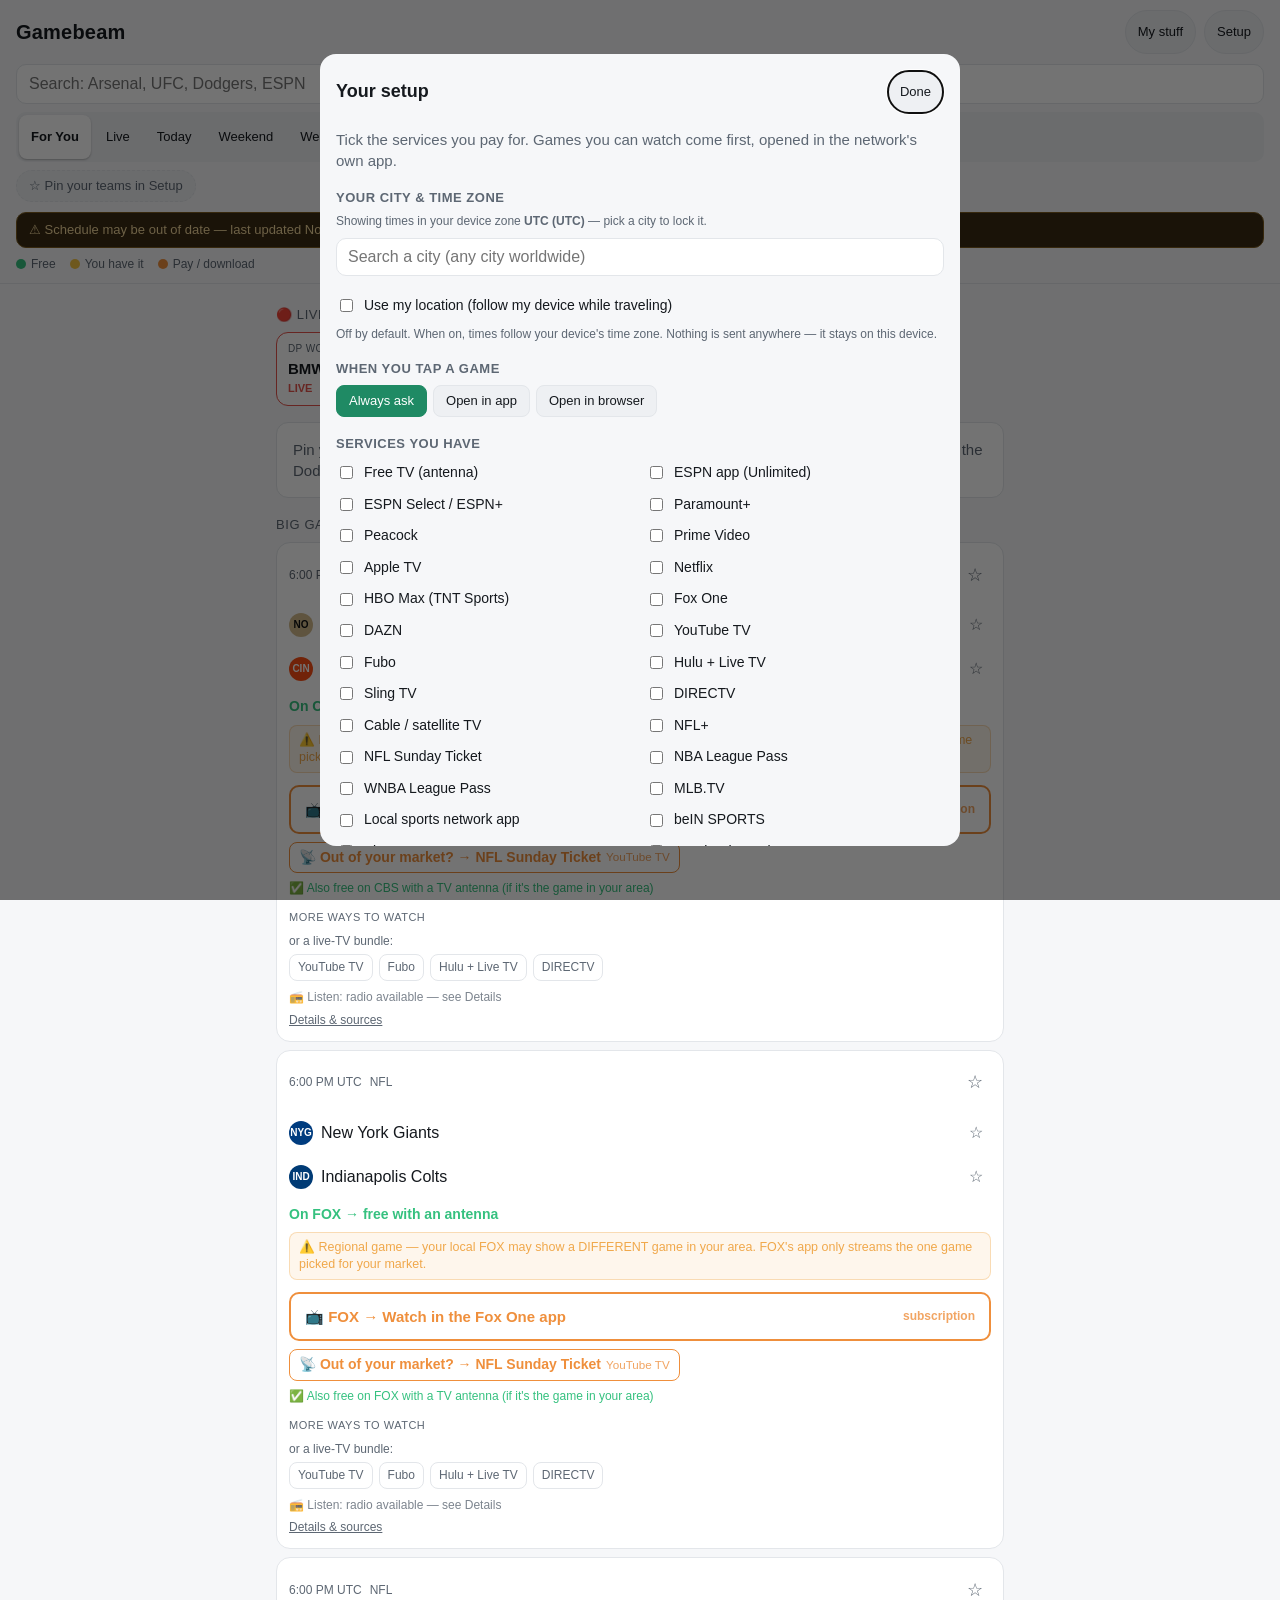
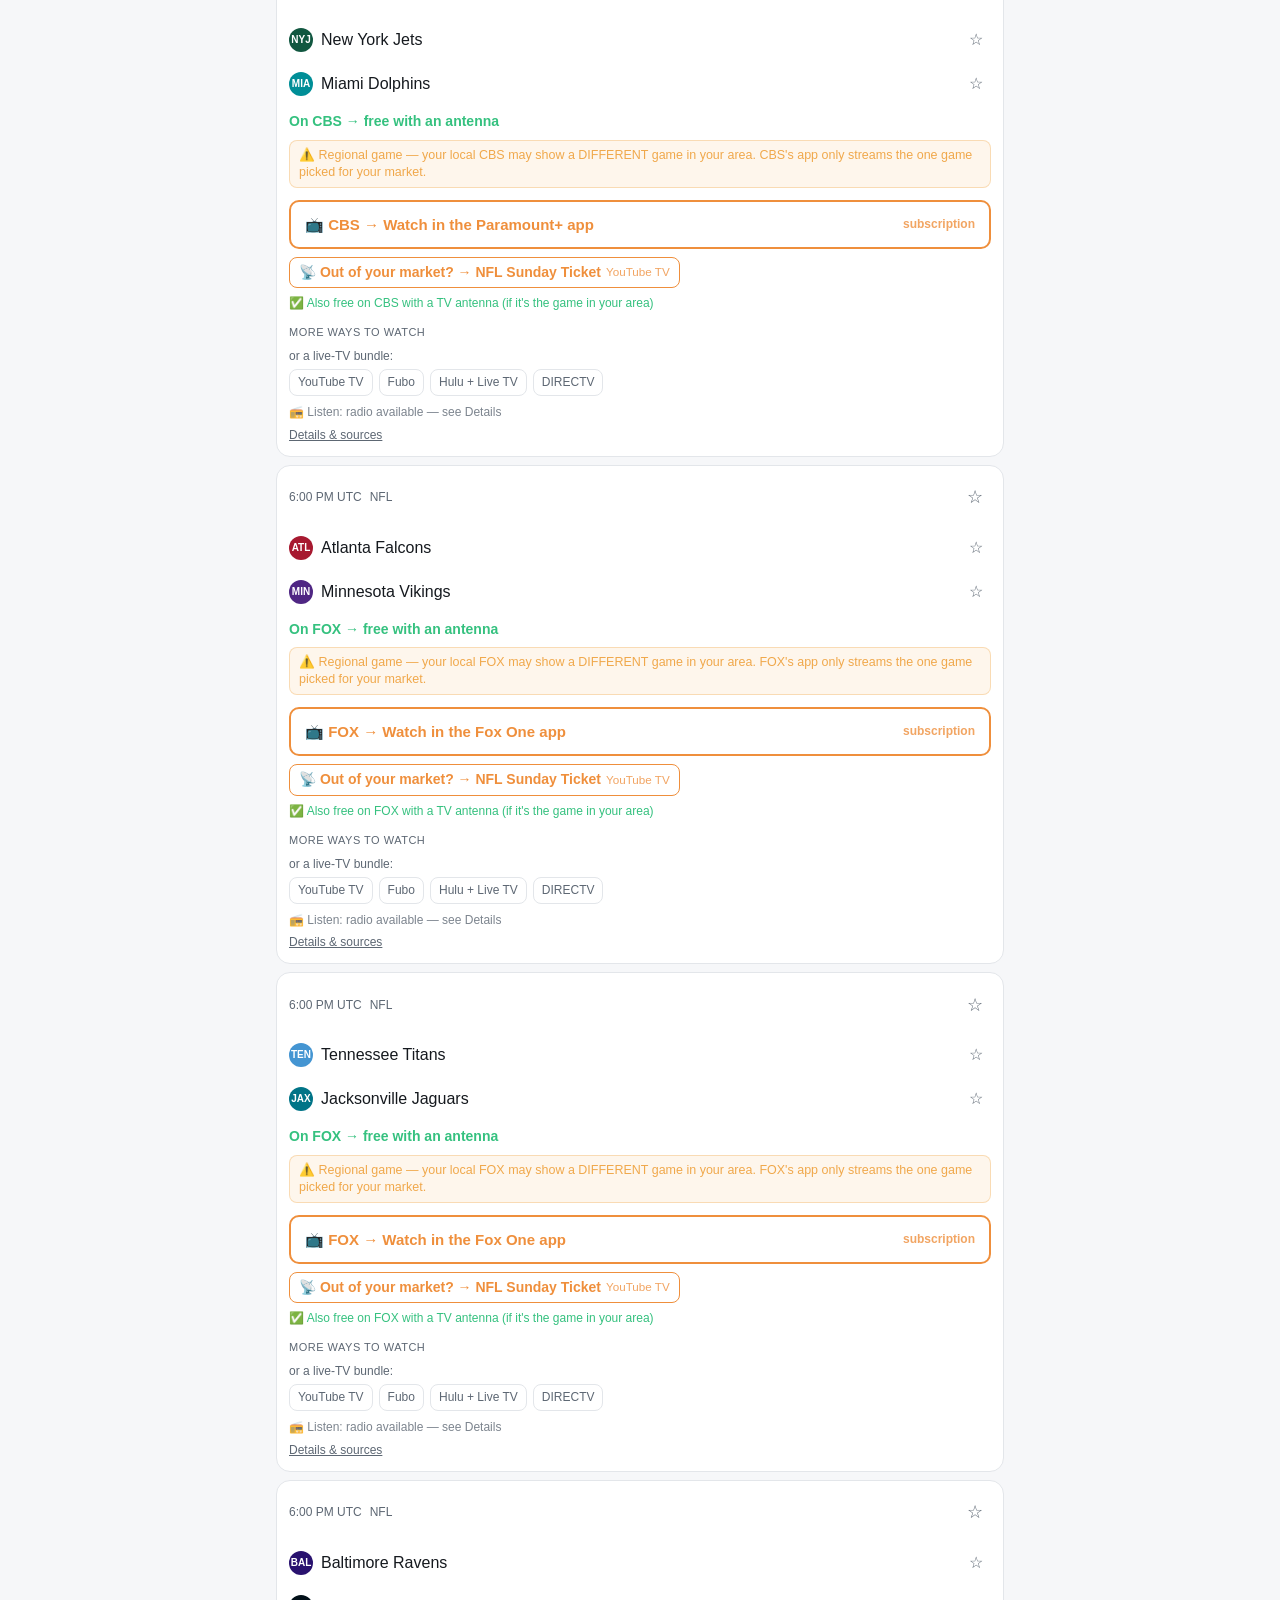
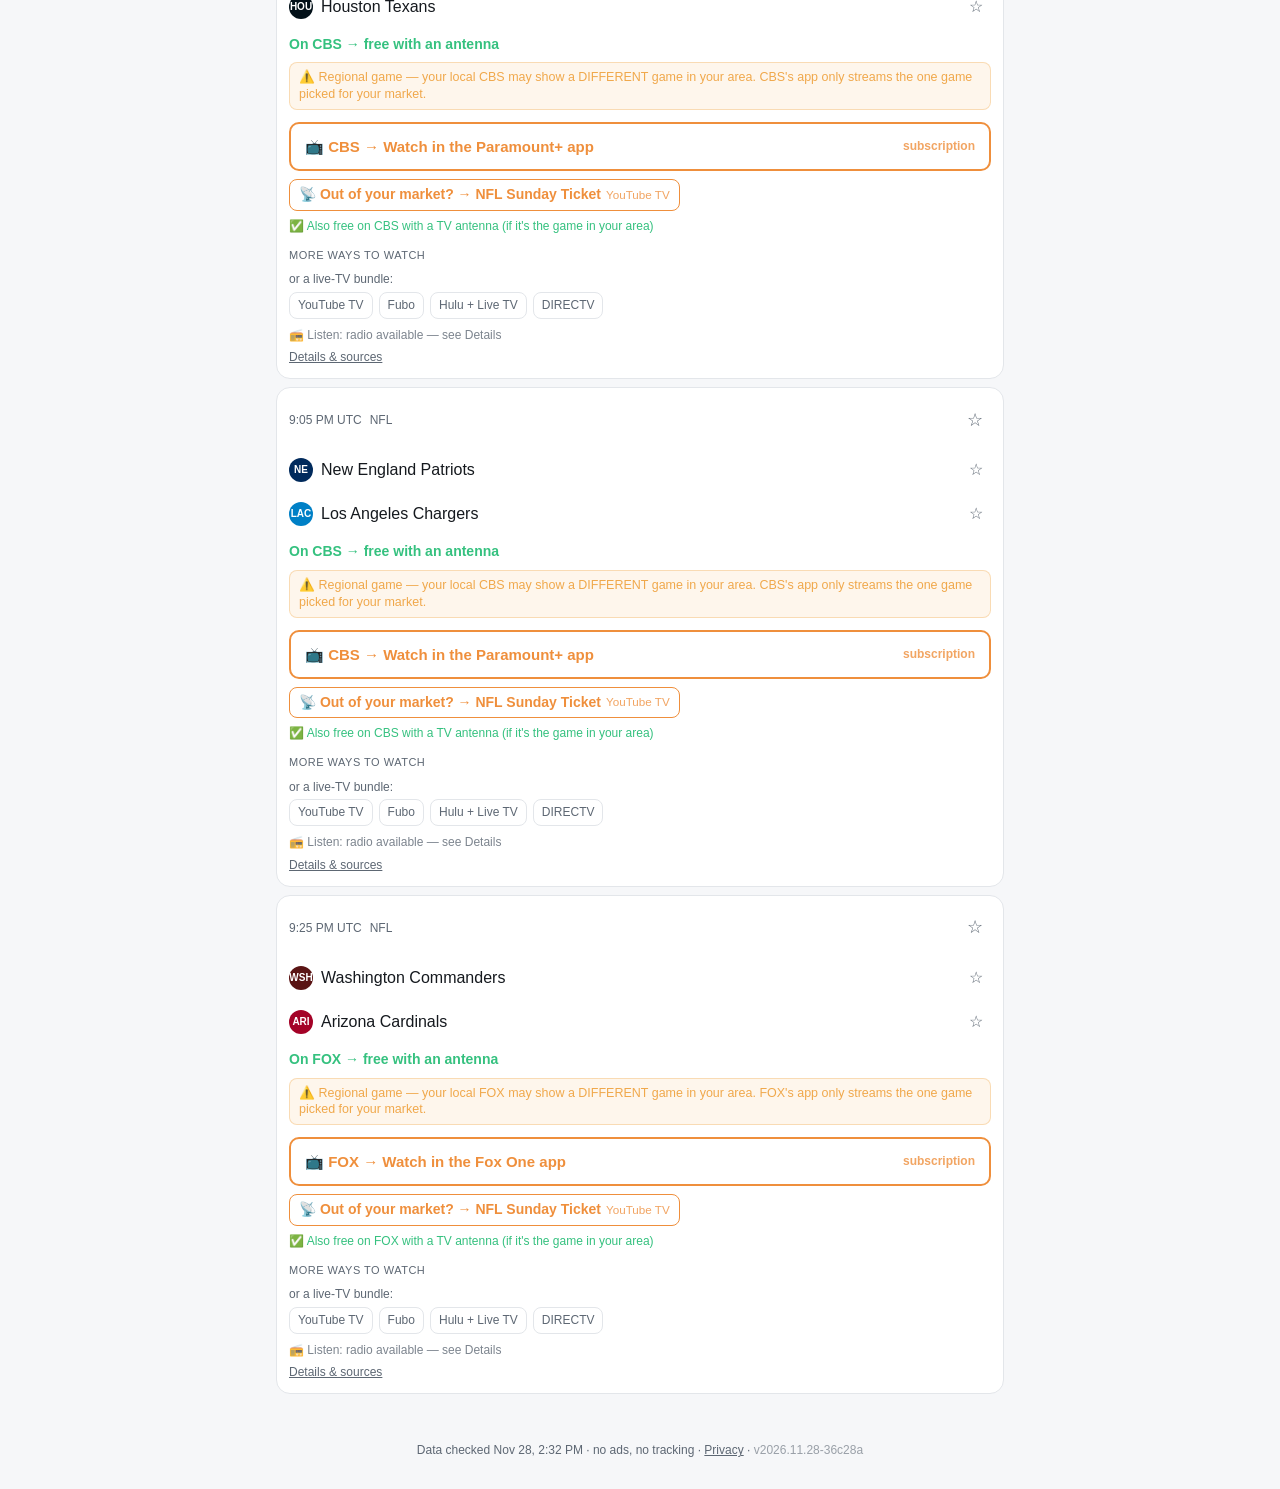
<file: index.html>
<!doctype html>
<html lang="en">
<head>
<meta charset="utf-8">
<meta name="robots" content="noindex, nofollow">
<meta name="viewport" content="width=device-width, initial-scale=1, viewport-fit=cover">
<title>Game Finder</title>
<meta name="description" content="Where the game is on: TV, streaming and radio for every sport.">
<meta name="theme-color" content="#0e1116">
<meta name="apple-mobile-web-app-capable" content="yes">
<meta name="apple-mobile-web-app-status-bar-style" content="black-translucent">
<meta name="apple-mobile-web-app-title" content="Game Finder">
<link rel="manifest" href="manifest.json">
<link rel="icon" href="icon.svg" type="image/svg+xml">
<link rel="apple-touch-icon" href="icon.svg">
<link rel="stylesheet" href="app.css?36c28ae943">
<script src="config.js?36c28ae943"></script>
</head>
<body>
<header class="top">
  <div class="row">
    <h1 id="appName">Game Finder</h1>
    <button id="mineBtn" class="pill" aria-pressed="false">My stuff</button>
    <button id="setBtn" class="pill">Setup</button>
  </div>
  <input id="q" type="search" aria-label="Search games, teams, leagues or services" placeholder="Search: Arsenal, UFC, Dodgers, ESPN" autocomplete="off">
  <nav id="views" class="seg" role="tablist" aria-label="Game views">
    <button data-v="foryou">For You</button>
    <button data-v="live">Live</button>
    <button data-v="today">Today</button>
    <button data-v="weekend">Weekend</button>
    <button data-v="week">Week</button>
    <button data-v="bets">My Bets</button>
  </nav>
  <div id="favbar" class="chips"></div>
  <div id="tzbanner" hidden></div>
  <div id="stalebanner" hidden></div>
  <div id="groups" class="chips"></div>
  <div class="legend">
    <span class="lgi"><i class="dot green"></i>Free</span>
    <span class="lgi"><i class="dot gold"></i>You have it</span>
    <span class="lgi"><i class="dot orange"></i>Pay / download</span>
  </div>
</header>
<main id="list"></main>
<footer class="foot" id="foot"></footer>

<dialog id="settings">
  <div class="sheet">
    <div class="sheethead"><h2>Your setup</h2><button class="pill" id="doneBtn">Done</button></div>
    <p class="muted" id="welcome" hidden>Tick the services you pay for. Games you can watch come first, opened in the network's own app.</p>
    <h3>Your city &amp; time zone</h3>
    <div class="muted" id="tzCurrent"></div>
    <input id="cityQ" type="search" aria-label="Search for your city" placeholder="Search a city (any city worldwide)" autocomplete="off">
    <div id="cityResults" class="chips wrap"></div>
    <label class="checks" style="display:block"><label style="display:flex;gap:8px;align-items:center;font-size:14px;padding:6px 0"><input type="checkbox" id="useLoc"> <span>Use my location (follow my device while traveling)</span></label></label>
    <div class="muted" id="useLocNote">Off by default. When on, times follow your device's time zone. Nothing is sent anywhere — it stays on this device.</div>
    <h3>When you tap a game</h3>
    <div class="openpick" id="openDefault"></div>
    <div id="openOverrides"></div>
    <h3>Services you have</h3>
    <div id="svcList" class="checks"></div>
    <h3>Follow sports</h3>
    <div id="followGroups" class="chips wrap"></div>
    <h3>Follow leagues</h3>
    <div id="followLeagues" class="chips wrap"></div>
    <h3>Follow teams</h3>
    <input id="teamQ" type="search" aria-label="Find a team to follow" placeholder="Find a team" autocomplete="off">
    <div id="teamResults" class="chips wrap"></div>
    <div id="followTeams" class="chips wrap"></div>
    <h3>Privacy &amp; data</h3>
    <div id="privacyBox" class="muted"></div>
    <button id="resetBtn" class="pill ghost">Reset app &amp; clear my data</button>
  </div>
</dialog>
<script>window.GF_PUBLIC=true;window.GF_VERSION="v2026.11.28-36c28a";</script>
<script src="rank.js?36c28ae943"></script>
<script src="live.js?36c28ae943"></script>
<script src="app.js?36c28ae943"></script>
</body>
</html>
</file>
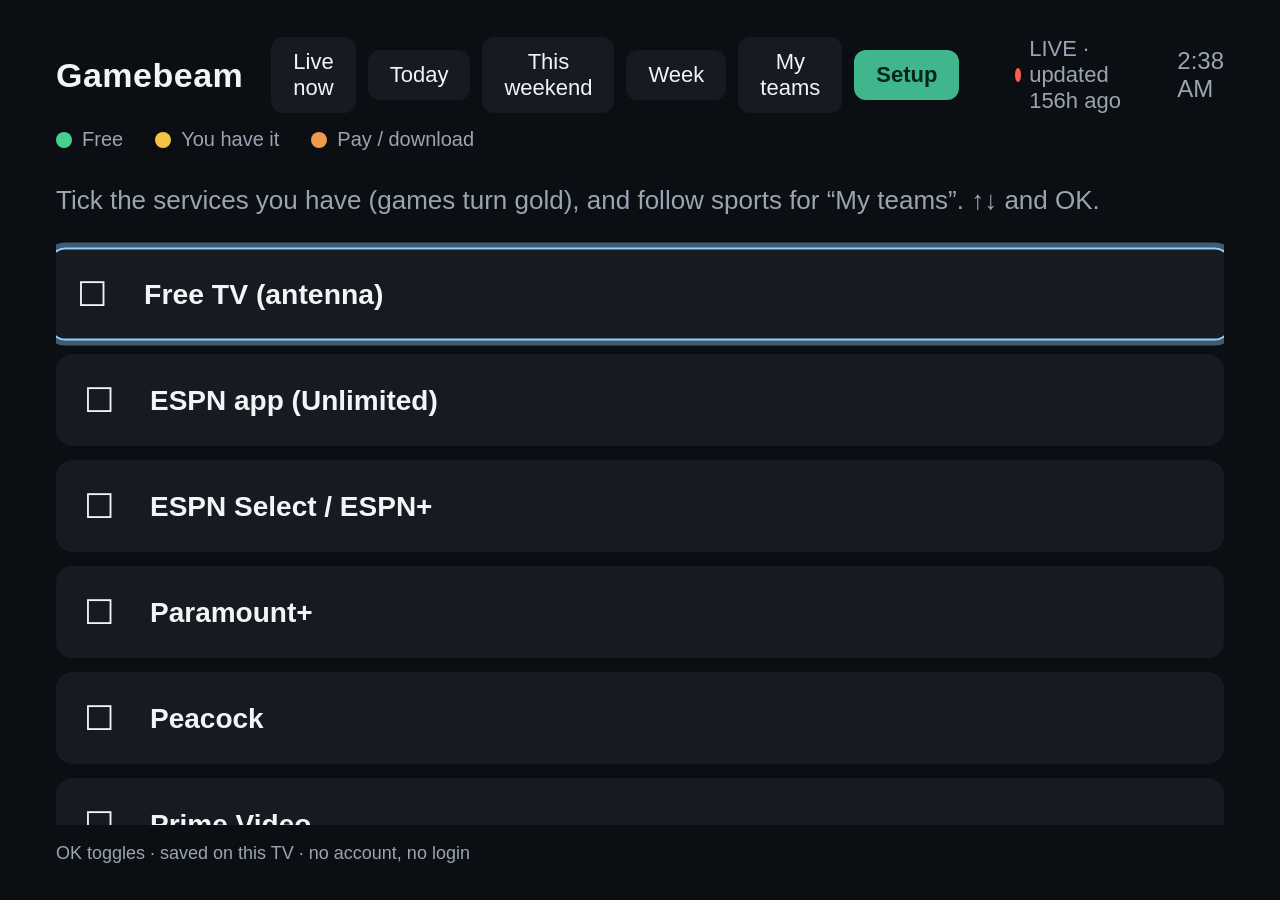
<file: tv/index.html>
<!doctype html>
<html lang="en">
<head>
<meta charset="utf-8">
<meta name="viewport" content="width=1920, height=1080">
<title>Gamebeam TV</title>
<link rel="stylesheet" href="tv.css">
</head>
<body>
<div id="app">
  <header id="bar">
    <div class="brand">Gamebeam</div>
    <nav id="views" class="row">
      <button class="seg" data-v="live">Live now</button>
      <button class="seg" data-v="today">Today</button>
      <button class="seg" data-v="weekend">This weekend</button>
      <button class="seg" data-v="week">Week</button>
      <button class="seg" data-v="mine">My teams</button>
      <button class="seg" data-v="setup">Setup</button>
    </nav>
    <div id="groups" class="row"></div>
    <div id="live" class="live-ind"></div>
    <div id="clock"></div>
  </header>
  <div id="legend">
    <span class="lgi"><i class="dot green"></i>Free</span>
    <span class="lgi"><i class="dot gold"></i>You have it</span>
    <span class="lgi"><i class="dot orange"></i>Pay / download</span>
  </div>
  <main id="list"></main>
  <footer id="foot"></footer>
</div>

<div id="overlay" hidden>
  <div id="sheet">
    <div id="sheetTitle"></div>
    <div id="sheetWhy"></div>
    <div id="watchOpts"></div>
    <div id="listenBox"></div>
    <div class="hint">OK = open the app on this TV &nbsp;·&nbsp; BACK = close</div>
  </div>
</div>

<div id="toast" hidden></div>

<script src="rank.js"></script>
<script src="live.js"></script>
<script src="tv.js"></script>
</body>
</html>
</file>
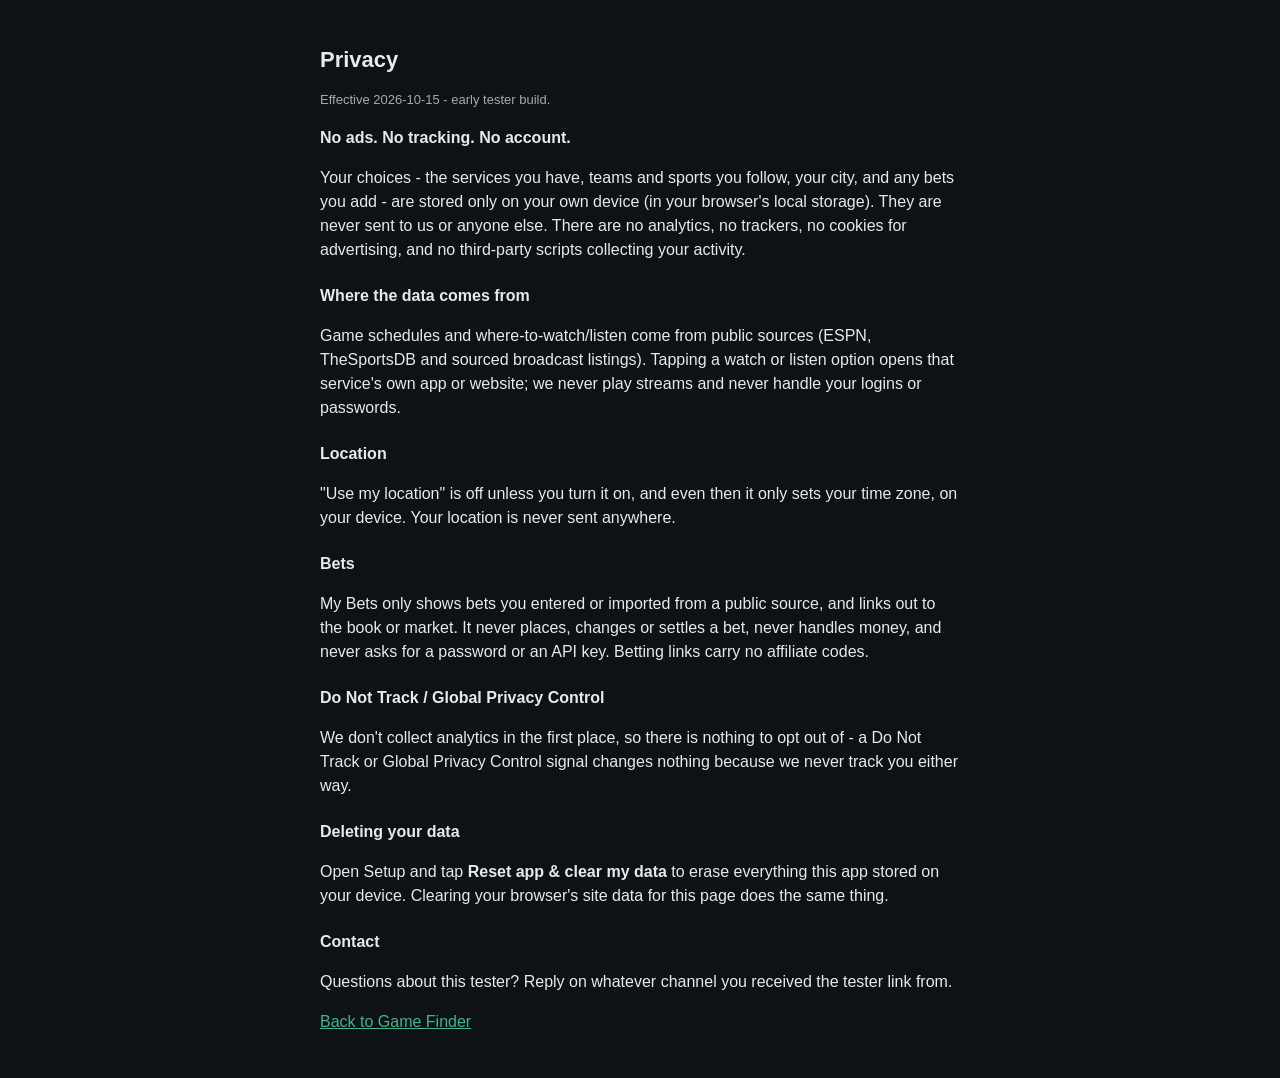
<file: privacy.html>
<!doctype html><html lang="en"><head><meta charset="utf-8">
<meta name="viewport" content="width=device-width, initial-scale=1"><meta name="robots" content="noindex, nofollow">
<title>Game Finder - Privacy</title><style>body{background:#0e1116;color:#e6e9ee;font-family:-apple-system,Segoe UI,Roboto,sans-serif;max-width:640px;margin:0 auto;padding:28px 18px;line-height:1.5}a{color:#3fb68b}h1{font-size:22px}h2{font-size:16px;margin-top:22px}.small{opacity:.7;font-size:13px}</style></head>
<body><h1>Privacy</h1>
<p class="small">Effective 2026-10-15 - early tester build.</p>
<p><b>No ads. No tracking. No account.</b></p>
<p>Your choices - the services you have, teams and sports you follow, your city, and any bets you add - are stored only on your own device (in your browser's local storage). They are never sent to us or anyone else. There are no analytics, no trackers, no cookies for advertising, and no third-party scripts collecting your activity.</p>
<h2>Where the data comes from</h2>
<p>Game schedules and where-to-watch/listen come from public sources (ESPN, TheSportsDB and sourced broadcast listings). Tapping a watch or listen option opens that service's own app or website; we never play streams and never handle your logins or passwords.</p>
<h2>Location</h2>
<p>"Use my location" is off unless you turn it on, and even then it only sets your time zone, on your device. Your location is never sent anywhere.</p>
<h2>Bets</h2>
<p>My Bets only shows bets you entered or imported from a public source, and links out to the book or market. It never places, changes or settles a bet, never handles money, and never asks for a password or an API key. Betting links carry no affiliate codes.</p>
<h2>Do Not Track / Global Privacy Control</h2>
<p>We don't collect analytics in the first place, so there is nothing to opt out of - a Do Not Track or Global Privacy Control signal changes nothing because we never track you either way.</p>
<h2>Deleting your data</h2>
<p>Open Setup and tap <b>Reset app &amp; clear my data</b> to erase everything this app stored on your device. Clearing your browser's site data for this page does the same thing.</p>
<h2>Contact</h2>
<p>Questions about this tester? Reply on whatever channel you received the tester link from.</p>
<p><a href="./index.html">Back to Game Finder</a></p></body></html>
</file>
<file: app.css>
:root {
  --bg: #0e1116; --card: #161b22; --line: #262d36; --text: #e6e9ee; --muted: #8b95a3;
  --accent: #3fb68b; --accent-ink: #062b1d; --warn: #d6a24a; --chip: #1e252e; --live: #e5534b;
  color-scheme: dark;
}
@media (prefers-color-scheme: light) {
  :root { --bg: #f6f7f9; --card: #fff; --line: #e3e6ea; --text: #15191e; --muted: #5d6773;
    --chip: #eef0f3; --accent-ink: #fff; --accent: #1f8a64; color-scheme: light; }
}
* { box-sizing: border-box; }
html, body { margin: 0; background: var(--bg); color: var(--text);
  font: 15px/1.4 -apple-system, BlinkMacSystemFont, "Segoe UI", Roboto, sans-serif; }
button { font: inherit; color: inherit; cursor: pointer; }
.top { position: sticky; top: 0; z-index: 5; background: var(--bg); padding: calc(env(safe-area-inset-top) + 10px) 16px 8px;
  border-bottom: 1px solid var(--line); }
.row { display: flex; align-items: center; gap: 8px; }
h1 { font-size: 20px; margin: 0; flex: 1; letter-spacing: .2px; }
.pill { background: var(--chip); border: 1px solid var(--line); border-radius: 999px; padding: 6px 12px; font-size: 13px; }
.pill[aria-pressed="true"] { background: var(--accent); color: var(--accent-ink); border-color: var(--accent); }
#q { width: 100%; margin: 10px 0 8px; padding: 10px 12px; border-radius: 10px; border: 1px solid var(--line);
  background: var(--card); color: var(--text); font-size: 16px; }
.seg { display: flex; gap: 3px; background: var(--chip); border-radius: 10px; padding: 3px; overflow-x: auto; scrollbar-width: none; }
.seg::-webkit-scrollbar { display: none; }
.seg button { flex: none; border: 0; background: none; padding: 7px 12px; border-radius: 8px; font-size: 13px; white-space: nowrap; }
.seg button.on { background: var(--card); box-shadow: 0 1px 2px rgba(0,0,0,.25); font-weight: 600; }
.chips { display: flex; gap: 6px; overflow-x: auto; padding: 8px 0 2px; scrollbar-width: none; }
.chips::-webkit-scrollbar { display: none; }
.chips.wrap { flex-wrap: wrap; overflow: visible; }
.chip { flex: none; background: var(--chip); border: 1px solid var(--line); border-radius: 999px; padding: 5px 11px; font-size: 13px; }
.chip.on { background: var(--accent); color: var(--accent-ink); border-color: var(--accent); }
main { padding: 4px 16px 40px; max-width: 760px; margin: 0 auto; }
#favbar { padding: 8px 0 2px; }
#favbar:empty { display: none; }
.fav { flex: none; display: inline-flex; align-items: center; gap: 5px; background: var(--chip); border: 1px solid var(--line); border-radius: 999px; padding: 6px 12px; font-size: 13px; }
.fav .fx { color: #f5c542; }
.fav.addfav { color: var(--muted); border-style: dashed; }
.day { margin: 18px 0 6px; font-size: 13px; text-transform: uppercase; letter-spacing: .6px; color: var(--muted); display: flex; align-items: center; gap: 8px; }
.day .sub { font-weight: 400; text-transform: none; letter-spacing: 0; color: var(--muted); font-size: 12px; }
.foryou-empty { background: var(--card); border: 1px solid var(--line); border-radius: 12px; padding: 16px; margin: 10px 0; color: var(--muted); }
.backbar { display: flex; align-items: center; gap: 10px; margin: 8px 0; }
.backbar button { background: var(--chip); border: 1px solid var(--line); border-radius: 8px; padding: 6px 12px; font-size: 14px; }
.backbar .ttl { font-size: 18px; font-weight: 700; flex: 1; }
.star.team { font-size: 16px; }
.card { background: var(--card); border: 1px solid var(--line); border-radius: 14px; padding: 12px; margin: 8px 0; }
.meta { display: flex; gap: 8px; align-items: center; font-size: 12px; color: var(--muted); }
.meta .lg { flex: 1; overflow: hidden; text-overflow: ellipsis; white-space: nowrap; }
.live { color: var(--live); font-weight: 700; }
.star { background: none; border: 0; font-size: 18px; color: var(--muted); padding: 0 2px; }
.star.on { color: #f5c542; }
.teams { margin: 8px 0 6px; }
.t { display: flex; align-items: center; gap: 8px; font-size: 16px; padding: 2px 0; }
.t img { width: 22px; height: 22px; object-fit: contain; }
.t .n { flex: 1; }
.t .s { font-weight: 700; font-variant-numeric: tabular-nums; }
.title { font-size: 16px; font-weight: 600; margin: 8px 0 6px; }
.legend { display: flex; gap: 14px; padding: 8px 0 2px; font-size: 12px; color: var(--muted); }
.lgi { display: inline-flex; align-items: center; gap: 5px; }
.dot { width: 10px; height: 10px; border-radius: 50%; display: inline-block; }
.dot.green { background: #35c17f; } .dot.gold { background: #f5c542; } .dot.orange { background: #ef8f3c; }
.why { font-size: 14px; margin: 6px 0; font-weight: 600; }
.why.c-green { color: #35c17f; } .why.c-gold { color: #f5c542; } .why.c-orange { color: #ef8f3c; } .why.c-none { color: var(--muted); font-weight: 400; }
.opts { display: flex; flex-wrap: wrap; gap: 6px; align-items: center; }
.opt { display: inline-flex; align-items: center; gap: 5px; text-decoration: none; color: var(--text); font-size: 13px;
  border: 1.5px solid var(--line); border-radius: 8px; padding: 5px 9px; background: none; }
.opt.c-green { border-color: #35c17f; color: #35c17f; font-weight: 600; }
.opt.c-gold { background: #f5c542; border-color: #f5c542; color: #3a2e00; font-weight: 700; }
.opt.c-orange { border-color: #ef8f3c; color: #ef8f3c; }
.opt small { opacity: .8; font-weight: 400; }
.opt.c-gold small { color: #3a2e00; }
.opt.unv { border-style: dashed; }
.optdiv { font-size: 11px; color: var(--muted); text-transform: uppercase; letter-spacing: .5px; width: 100%; margin: 4px 0 0; }
.bundlelbl { font-size: 12px; color: var(--muted); width: 100%; margin: 2px 0 -2px; }
.opt.bundle { font-size: 12px; padding: 4px 8px; color: var(--muted); border-color: var(--line); }
/* Primary "how to watch" button — names the exact app; the big variant is the biggest thing on the card. */
.opt.watchmain { font-size: 14px; font-weight: 600; }
.opt.watchmain.big { display: flex; width: 100%; justify-content: space-between; align-items: center; font-size: 15px; font-weight: 700; padding: 12px 14px; border-width: 2px; border-radius: 10px; margin: 2px 0; }
.opt.watchmain.big small { font-size: 12px; font-weight: 600; white-space: nowrap; }
.freenote { font-size: 12px; color: #35c17f; width: 100%; margin: 1px 0 3px; }
.warnline { font-size: 12.5px; color: #f0a84b; background: rgba(240,168,75,.1); border: 1px solid rgba(240,168,75,.35); border-radius: 8px; padding: 6px 9px; width: 100%; margin: 2px 0 4px; line-height: 1.35; }
.listen { font-size: 12px; color: var(--muted); margin-top: 8px; opacity: .8; }
.listen b { color: var(--text); font-weight: 500; }
.more { background: none; border: 0; color: var(--muted); font-size: 12px; padding: 6px 0 0; text-decoration: underline; }
.detail { border-top: 1px solid var(--line); margin-top: 10px; padding-top: 8px; font-size: 13px; }
.detail h4 { margin: 8px 0 4px; font-size: 12px; text-transform: uppercase; letter-spacing: .5px; color: var(--muted); }
.detail li { margin: 4px 0; }
.detail ul { padding-left: 18px; margin: 0; }
.conf { font-size: 11px; border-radius: 4px; padding: 1px 5px; margin-left: 4px; background: var(--chip); color: var(--muted); }
.conf.confirmed { color: var(--accent); }
.conf.unverified { color: var(--warn); }
.detail a { color: inherit; }
.tc-head { display: flex; gap: 12px; align-items: flex-start; }
.poster { width: 54px; height: 80px; object-fit: cover; border-radius: 6px; flex: none; background: var(--chip); }
.tc-main { flex: 1; min-width: 0; }
.tc-title { font-size: 17px; font-weight: 700; }
.tc-sub { font-size: 12px; color: var(--muted); margin-top: 2px; }
.havemsg { font-size: 15px; margin: 6px 0 14px; line-height: 1.4; }
.betactions { display: flex; gap: 8px; margin: 8px 0; flex-wrap: wrap; }
.betbtn { background: var(--accent); color: var(--accent-ink); border: 1px solid var(--accent); border-radius: 10px; padding: 9px 14px; font-size: 14px; font-weight: 600; text-decoration: none; display: inline-block; }
.betbtn.ghost { background: none; color: var(--text); border-color: var(--line); font-weight: 500; }
.betbtn.sm { padding: 6px 11px; font-size: 13px; }
.bet-card .bet-top { display: flex; align-items: center; gap: 8px; margin-bottom: 6px; }
.bet-book { font-weight: 700; font-size: 14px; }
.bet-src { font-size: 11px; color: var(--muted); background: var(--chip); border-radius: 4px; padding: 1px 6px; }
.bet-market { font-size: 16px; font-weight: 600; }
.bet-pos { display: flex; align-items: baseline; gap: 10px; margin: 4px 0 8px; }
.bet-pick { font-size: 14px; color: var(--muted); }
.bet-now { font-size: 14px; font-weight: 700; }
.bet-now.up { color: #35c17f; } .bet-now.down { color: #ef6a5a; }
.bet-game { display: block; width: 100%; text-align: left; background: var(--chip); border: 1px solid var(--line); border-radius: 10px; padding: 10px 12px; margin-bottom: 8px; }
.bet-game .bg1 { font-size: 14px; font-weight: 600; }
.bet-game .bg2 { font-size: 13px; margin-top: 2px; }
.bet-game .bg2.c-green { color: #35c17f; } .bet-game .bg2.c-gold { color: #f5c542; } .bet-game .bg2.c-orange { color: #ef8f3c; }
.bet-gametext { font-size: 13px; color: var(--muted); margin-bottom: 8px; }
.bet-row { display: flex; gap: 8px; flex-wrap: wrap; margin-top: 6px; }
.yourbets { display: block; width: 100%; text-align: left; background: rgba(53,193,127,.12); border: 1px solid #35c17f55; color: #35c17f; border-radius: 10px; padding: 9px 12px; font-size: 13px; font-weight: 600; margin-top: 8px; }
.betsheet .betfield { display: block; margin: 8px 0; }
.betsheet .betfield span { display: block; font-size: 12px; color: var(--muted); margin-bottom: 3px; }
.betsheet .betfield input { width: 100%; padding: 9px 11px; border-radius: 8px; border: 1px solid var(--line); background: var(--card); color: var(--text); font-size: 15px; }
.betsheet h4 { margin: 14px 0 4px; font-size: 13px; }
.age-h { font-size: 16px; font-weight: 700; margin-bottom: 8px; }
.empty { text-align: center; color: var(--muted); padding: 40px 10px; white-space: pre-line; }
.foot { text-align: center; color: var(--muted); font-size: 12px; padding: 0 16px 30px; }
dialog { border: 0; padding: 0; background: transparent; max-width: 640px; width: 100%; }
dialog::backdrop { background: rgba(0,0,0,.55); }
.sheet { background: var(--bg); color: var(--text); border-radius: 16px; padding: 16px; max-height: 88vh; overflow: auto; }
.sheethead { display: flex; align-items: center; }
.sheethead h2 { flex: 1; margin: 0; font-size: 18px; }
.sheet h3 { font-size: 13px; text-transform: uppercase; letter-spacing: .5px; color: var(--muted); margin: 18px 0 6px; }
.checks { display: grid; grid-template-columns: 1fr 1fr; gap: 4px 12px; }
.checks label { display: flex; gap: 8px; align-items: center; font-size: 14px; padding: 4px 0; }
.checks .sub { grid-column: 1 / -1; font-size: 12px; color: var(--muted); margin-top: 8px; }
#teamQ { width: 100%; padding: 9px 11px; border-radius: 10px; border: 1px solid var(--line); background: var(--card); color: var(--text); font-size: 16px; }
.muted { color: var(--muted); }
.opensheet-bg { position: fixed; inset: 0; background: rgba(0,0,0,.55); display: flex; align-items: flex-end; justify-content: center; z-index: 50; }
.opensheet { background: var(--bg); border: 1px solid var(--line); border-radius: 16px 16px 0 0; width: 100%; max-width: 480px; padding: 18px 16px calc(16px + env(safe-area-inset-bottom)); }
.opensheet h3 { margin: 4px 0 12px; font-size: 17px; }
.openbtn { display: block; width: 100%; text-align: left; background: var(--card); border: 1px solid var(--line); border-radius: 12px; padding: 12px 14px; margin-bottom: 8px; }
.openbtn .ob1 { font-size: 16px; font-weight: 600; } .openbtn .ob2 { font-size: 12px; color: var(--muted); margin-top: 2px; }
.rememberrow { display: flex; align-items: center; gap: 8px; font-size: 14px; padding: 8px 2px; }
.opencancel { display: block; width: 100%; background: none; border: 0; color: var(--muted); padding: 10px; font-size: 15px; }
.openpick { display: flex; gap: 6px; flex-wrap: wrap; margin-top: 4px; }
.openpick button { background: var(--chip); border: 1px solid var(--line); border-radius: 8px; padding: 6px 12px; font-size: 13px; }
.openpick button.on { background: var(--accent); color: var(--accent-ink); border-color: var(--accent); }
.ovr { display: flex; align-items: center; gap: 8px; font-size: 13px; padding: 4px 0; }
.ovr .nm { flex: 1; } .ovr select { background: var(--card); color: var(--text); border: 1px solid var(--line); border-radius: 6px; padding: 4px; }
@media (max-width: 380px) { .checks { grid-template-columns: 1fr; } .seg button { font-size: 12px; } }
.listen .rteam { color: var(--muted); font-size: 11px; }
#tzbanner { display: flex; align-items: center; gap: 8px; flex-wrap: wrap; background: var(--chip); border: 1px solid var(--line); border-radius: 10px; padding: 8px 12px; margin: 8px 0 0; font-size: 13px; }
#tzbanner[hidden] { display: none; }
#stalebanner { background: #3a2a12; border: 1px solid #7a5a1e; color: #f2d79b; border-radius: 10px; padding: 8px 12px; margin: 8px 0 0; font-size: 13px; line-height: 1.35; }
#stalebanner[hidden] { display: none; }
.otherhdr { display: block; width: 100%; text-align: left; background: var(--chip); border: 1px solid var(--line); color: var(--text); border-radius: 10px; padding: 10px 12px; margin: 14px 0 4px; font-size: 14px; font-weight: 600; }
#tzbanner .tzmsg { flex: 1; min-width: 160px; }
.tzbtn { background: var(--accent); color: var(--accent-ink); border: 0; border-radius: 8px; padding: 5px 12px; font-size: 13px; font-weight: 600; }
.tzbtn.ghost { background: none; color: var(--text); border: 1px solid var(--line); font-weight: 500; }
#cityQ { width: 100%; padding: 9px 11px; border-radius: 10px; border: 1px solid var(--line); background: var(--card); color: var(--text); font-size: 16px; margin: 4px 0; }
#tzCurrent, #useLocNote { font-size: 12px; margin: 4px 0; }
.livepill { background: var(--live); color: #fff; font-weight: 800; font-size: 11px; padding: 2px 7px; border-radius: 5px; animation: gfpulse 1.4s infinite; }
@keyframes gfpulse { 0%,100% { opacity: 1; } 50% { opacity: .4; } }
/* Accessibility: honor reduced-motion (no pulsing), and give the main controls a 44px tap target. */
@media (prefers-reduced-motion: reduce) { .livepill { animation: none; } * { scroll-behavior: auto !important; } }
.pill, .seg button { min-height: 44px; display: inline-flex; align-items: center; justify-content: center; }
.star { min-height: 40px; padding: 0 8px; }
.livestate { color: var(--live); font-weight: 600; }
.finalpill { font-weight: 600; }
.badge { width: 24px; height: 24px; border-radius: 50%; display: inline-flex; align-items: center; justify-content: center; font-size: 10px; font-weight: 800; flex: none; }
.livestrip { display: flex; gap: 8px; overflow-x: auto; padding: 2px 0 6px; scrollbar-width: none; }
.livestrip::-webkit-scrollbar { display: none; }
.livecard { flex: none; min-width: 128px; text-align: left; background: var(--card); border: 1px solid var(--live); border-radius: 12px; padding: 9px 11px; }
.lc-lg { font-size: 10px; color: var(--muted); text-transform: uppercase; letter-spacing: .4px; display: block; }
.lc-score { font-size: 15px; font-weight: 700; margin: 2px 0; font-variant-numeric: tabular-nums; display: block; }
.lc-state { font-size: 11px; color: var(--live); font-weight: 600; display: block; }
</file>
<file: tv/tv.css>
/* 10-foot UI for the Samsung Frame. Designed at 1920x1080, remote-navigable. */
:root {
  --bg: #0b0e13; --panel: #161b22; --line: #2a313c; --text: #f2f4f7; --muted: #9aa5b3;
  --accent: #3fb68b; --accent-ink: #052418; --focus: #8ecdff; --live: #ff5a4d; --warn: #e0a84a;
}
* { box-sizing: border-box; }
html, body { margin: 0; height: 100%; background: var(--bg); color: var(--text);
  font-family: "Segoe UI", Roboto, "Samsung One", sans-serif; overflow: hidden;
  -webkit-user-select: none; user-select: none; }
#app { height: 100vh; display: flex; flex-direction: column; padding: 36px 56px; }
#bar { display: flex; align-items: center; gap: 28px; }
.brand { font-size: 34px; font-weight: 800; letter-spacing: .5px; }
.row { display: flex; gap: 12px; align-items: center; }
#groups { flex: 1; overflow: hidden; flex-wrap: nowrap; }
#clock { font-size: 24px; color: var(--muted); font-variant-numeric: tabular-nums; }
.seg, .chip { background: var(--panel); border: 2px solid transparent; border-radius: 12px;
  padding: 10px 20px; font-size: 22px; color: var(--text); }
.chip { padding: 8px 16px; font-size: 20px; color: var(--muted); }
.seg.on, .chip.on { background: var(--accent); color: var(--accent-ink); font-weight: 700; }
.focus { border-color: var(--focus); box-shadow: 0 0 0 4px rgba(142,205,255,.35); outline: none; }

#list { flex: 1; margin-top: 26px; overflow: hidden; display: flex; flex-direction: column; gap: 14px; }
.game { background: var(--panel); border: 2px solid transparent; border-radius: 16px;
  padding: 18px 26px; display: flex; align-items: center; gap: 26px; min-height: 92px; }
.game .when { width: 150px; font-size: 22px; color: var(--muted); }
.game .when .lv { color: var(--live); font-weight: 800; }
.game .mid { flex: 1; min-width: 0; }
.game .lg { font-size: 18px; color: var(--muted); text-transform: uppercase; letter-spacing: .6px; }
.game .mt { font-size: 28px; font-weight: 600; margin-top: 2px; white-space: nowrap; overflow: hidden; text-overflow: ellipsis; }
.game .where { width: 560px; font-size: 24px; text-align: right; font-weight: 600; }
.game .where.c-green { color: #46d08f; } .game .where.c-gold { color: #f5c542; }
.game .where.c-orange { color: #ef9a4e; } .game .where.c-none { color: var(--muted); font-weight: 400; }
#legend { display: flex; gap: 32px; padding: 14px 0 0; font-size: 20px; color: var(--muted); }
#legend .lgi { display: inline-flex; align-items: center; gap: 10px; }
#legend .dot { width: 16px; height: 16px; border-radius: 50%; display: inline-block; }
.dot.green { background: #46d08f; } .dot.gold { background: #f5c542; } .dot.orange { background: #ef9a4e; }
.game .pill { display: inline-block; margin-left: 12px; font-size: 18px; background: #0c3; color: #000; }
.game.focus { border-color: var(--focus); box-shadow: 0 0 0 5px rgba(142,205,255,.4); transform: scale(1.012); }

#foot { margin-top: 18px; font-size: 18px; color: var(--muted); }

#overlay { position: fixed; inset: 0; background: rgba(0,0,0,.72); display: flex; align-items: center; justify-content: center; }
#overlay[hidden] { display: none; }
#toast[hidden] { display: none; }
#sheet { width: 1100px; max-height: 84vh; overflow: hidden; background: var(--bg); border: 2px solid var(--line);
  border-radius: 22px; padding: 40px 48px; }
#sheetTitle { font-size: 38px; font-weight: 800; }
#sheetWhy { font-size: 26px; margin: 10px 0 24px; }
#sheetWhy.have { color: var(--accent); } #sheetWhy.need { color: var(--muted); }
#watchOpts { display: flex; flex-direction: column; gap: 12px; }
.opt { display: flex; align-items: center; gap: 18px; background: var(--panel); border: 2px solid transparent;
  border-radius: 14px; padding: 18px 26px; font-size: 26px; }
.opt .svc { flex: 1; } .opt .tag { font-size: 20px; color: var(--muted); }
.opt.c-green { border-color: #46d08f; color: #46d08f; }
.opt.c-gold { background: #f5c542; color: #3a2e00; font-weight: 700; }
.opt.c-gold .tag { color: #3a2e00; opacity: .85; }
.opt.c-orange { border-color: #ef9a4e; color: #ef9a4e; }
.opt.getapp .tag { color: #46d08f; font-weight: 700; }
.opt.focus { border-color: var(--focus); box-shadow: 0 0 0 5px rgba(142,205,255,.45); }
.divider { font-size: 18px; color: var(--muted); text-transform: uppercase; letter-spacing: .8px; margin: 8px 0 2px; }
#listenBox { margin-top: 24px; font-size: 22px; color: var(--muted); line-height: 1.5; }
#listenBox b { color: var(--text); font-weight: 500; }
.hint { margin-top: 26px; font-size: 20px; color: var(--muted); }

#toast { position: fixed; bottom: 56px; left: 50%; transform: translateX(-50%);
  background: var(--accent); color: var(--accent-ink); font-size: 26px; font-weight: 700;
  padding: 18px 34px; border-radius: 14px; box-shadow: 0 8px 30px rgba(0,0,0,.5); }
.empty { text-align: center; color: var(--muted); font-size: 28px; margin-top: 120px; }
.live-ind { font-size: 22px; color: var(--muted); display: inline-flex; align-items: center; gap: 8px; margin-right: 20px; }
.live-ind .dot { width: 14px; height: 14px; border-radius: 50%; display: inline-block; }
.live-ind .green { background: #46d08f; }
.live-ind .livedot { background: #ff5a4d; animation: pulse 1.4s infinite; }
@keyframes pulse { 0%,100% { opacity: 1; } 50% { opacity: .35; } }
.setup-head { font-size: 26px; color: var(--muted); margin: 8px 0 18px; }
.setup-row { display: flex; align-items: center; gap: 22px; }
.setup-row .chk { font-size: 34px; width: 44px; }
.setup-row.on { border-color: #f5c542; }
.setup-row.on .chk { color: #f5c542; }
.chip.toggle { border-style: dashed; color: var(--muted); }
.chip.toggle.on { background: var(--accent); color: var(--accent-ink); border-style: solid; }
.game .when .lv { animation: tvpulse 1.4s infinite; }
.game .when .lvstate { display: block; color: var(--live); font-size: 18px; font-weight: 600; margin-top: 4px; }
@keyframes tvpulse { 0%,100% { opacity: 1; } 50% { opacity: .4; } }
</file>
